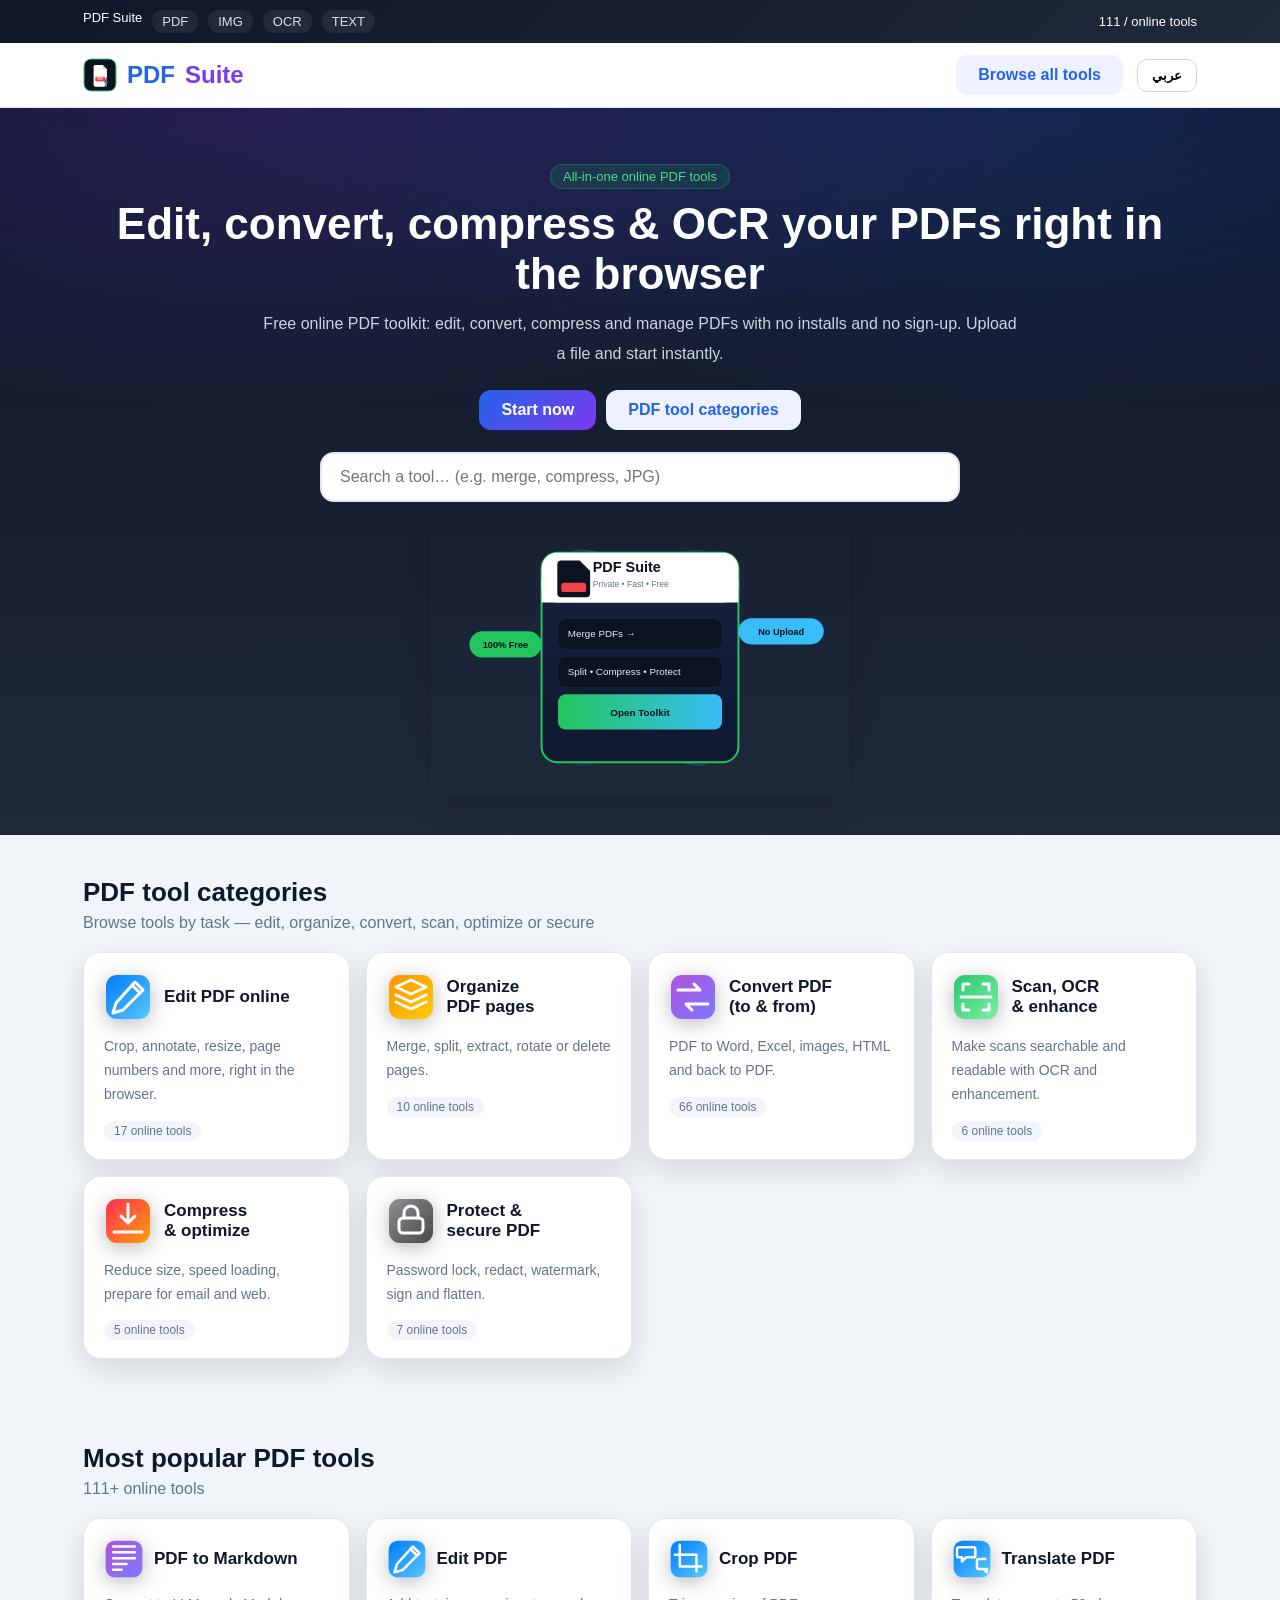
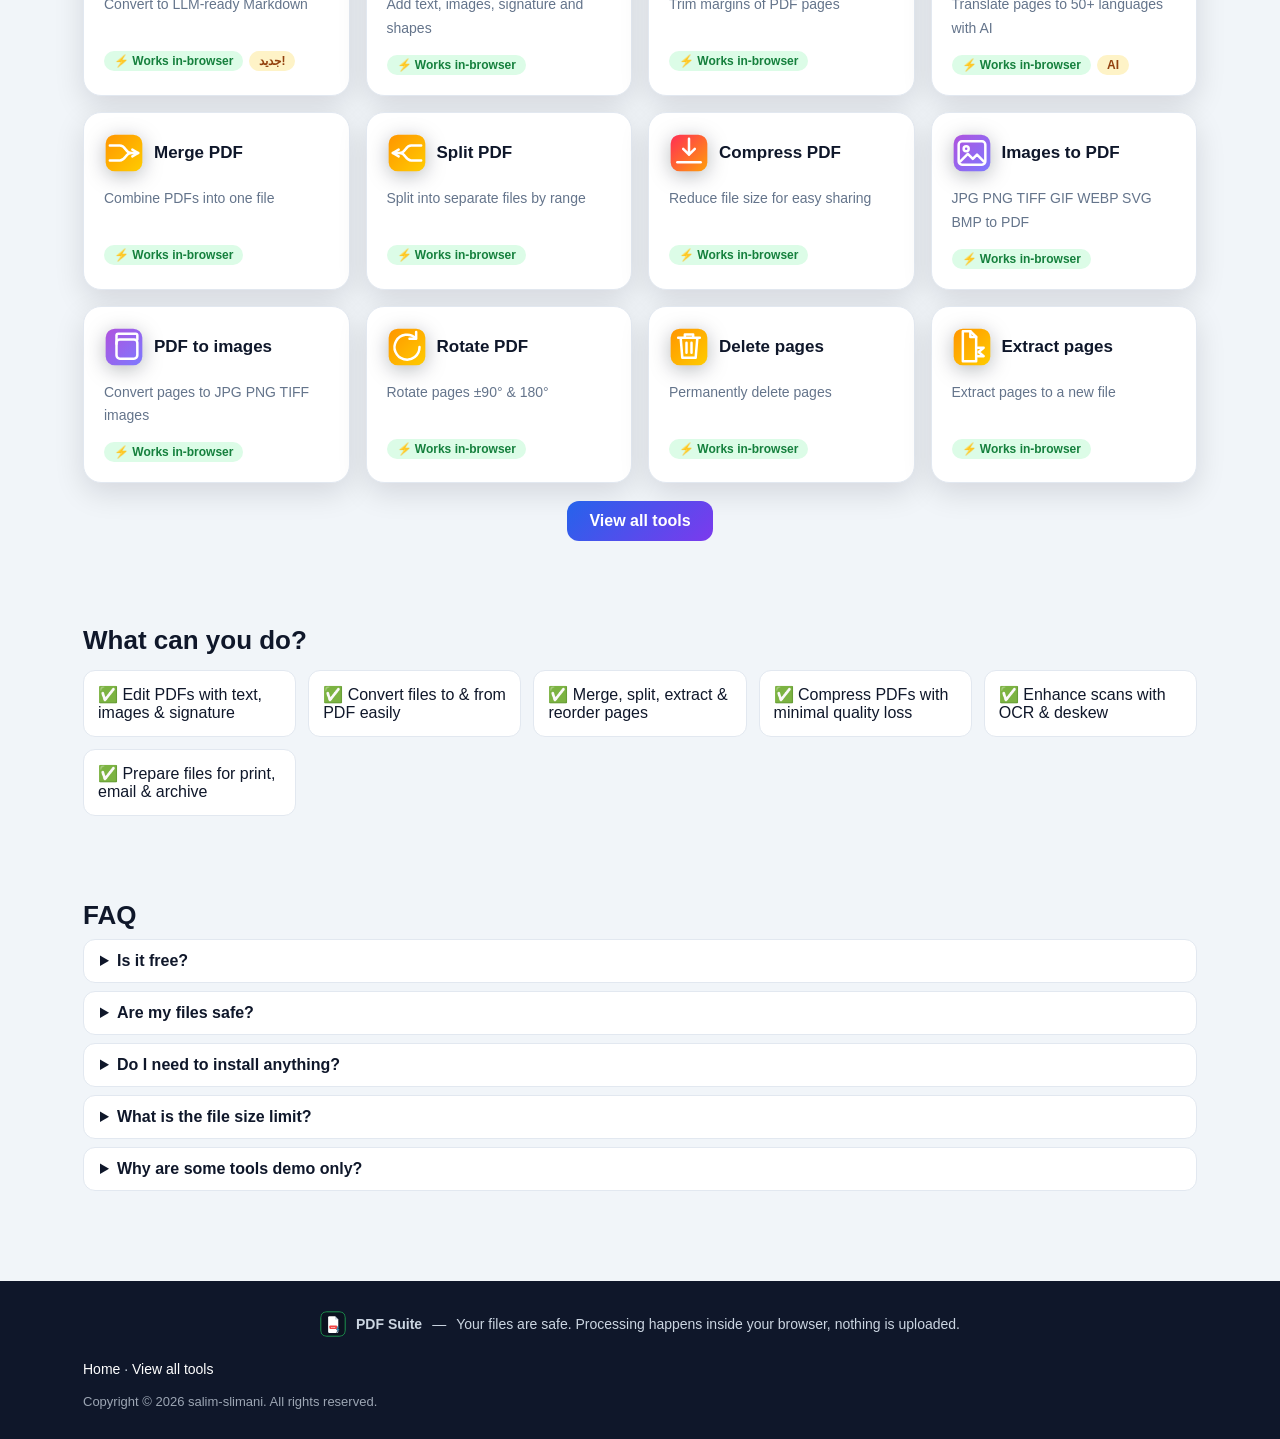
<file: index.html>
<!DOCTYPE html>
<html id="htmlRoot" lang="en">
<head>
<meta charset="utf-8"><meta name="viewport" content="width=device-width,initial-scale=1">
<title>PDF Suite — Free Online PDF Tools | Merge, Split, Compress, Edit</title>
<meta name="description" content="PDF Suite by Salim Slimani — fast, private, all-in-one PDF toolkit. Merge, split, compress, convert and edit PDFs in your browser.">
<link rel="icon" href="assets/logo.svg" type="image/svg+xml">
<link rel="stylesheet" href="css/style.css">
<script src="js/i18n.js"></script>
<script src="js/tools-data.js"></script>
<script src="js/icons.js"></script>
</head>
<body>
<div class="topbar"><div class="wrap">
<div class="sites"><span>PDF Suite</span><a href="index.html">PDF</a><a href="tools.html">IMG</a><a href="tools.html">OCR</a><a href="tools.html">TEXT</a></div>
<div id="toolCountTop"></div>
</div></div>
<header class="nav"><div class="wrap">
<a class="logo" href="index.html"><img src="assets/logo.svg" alt="PDF Suite logo">PDF<span>Suite</span></a>
<div class="navlinks">
<a class="btn ghost" href="tools.html" data-i="ctaTools">تصفح كل الأدوات</a>
<button class="langbtn" onclick="setLang(getLang()==='ar'?'en':'ar')" id="langBtn">EN</button>
</div></div></header>
<section class="hero"><div class="wrap">
<span class="badge" data-i="tagline">منصة متكاملة لأدوات PDF أونلاين</span>
<h1 data-i="heroTitle">عدّل، حوّل، اضغط، وفعّل OCR لملفات PDF مباشرة من المتصفح</h1>
<p data-i="heroSub"></p>
<div style="display:flex;gap:10px;justify-content:center;flex-wrap:wrap">
<a class="btn" href="tools.html" data-i="ctaStart">ابدأ الآن</a>
<a class="btn ghost" href="#cats" data-i="sections">أقسام أدوات PDF</a>
</div>
<input id="q" class="search" style="max-width:640px;margin:22px auto 0;display:block" data-i-ph="searchPh" placeholder="Search a tool…">
<div class="brand-hero"><img src="assets/hero.svg" alt="PDF Suite visual — documents and toolkit"></div>
</div></section>

<div class="wrap">
<section class="section" id="cats"><h2 data-i="sections">أقسام أدوات PDF</h2><p class="sub" data-i="sectionsSub"></p><div class="grid" id="catGrid"></div></section>
<section class="section"><h2 data-i="popular">أشهر أدوات PDF</h2><p class="sub"><span id="tc"></span> <span data-i="toolsCount">أداة أونلاين</span></p><div class="grid" id="popGrid"></div>
<div style="text-align:center;margin-top:18px"><a class="btn" href="tools.html" data-i="allTools">استعراض كل الأدوات</a></div></section>
<section class="section"><h2 data-i="canDo">ماذا يمكنك أن تفعل؟</h2>
<div class="feat" id="feat1"></div></section>
<section class="section faq"><h2 data-i="faq">الأسئلة الشائعة</h2><div id="faqBox"></div></section>
</div>
<footer><div class="wrap"><div class="footer-brand"><img src="assets/logo.svg" alt="PDF Suite logo"><b>PDF Suite</b> — <span data-i="footerNote"></span></div><br><a href="index.html" data-i="home">Home</a> · <a href="tools.html" data-i="allTools">View all tools</a><br><br><span class="copyright" data-i="copyright">Copyright © 2026 salim-slimani. All rights reserved.</span></div></footer>
<script>
const L=getLang();document.getElementById('htmlRoot').lang=L;document.getElementById('htmlRoot').dir=I18N[L].dir;
document.querySelectorAll('[data-i]').forEach(e=>{e.textContent=T(e.dataset.i)});
document.querySelectorAll('[data-i-ph]').forEach(e=>{e.placeholder=T(e.dataset.iPh)});
langBtn.textContent=I18N[L].langBtn;
toolCountTop.textContent=TOOLS.length+" / "+T('toolsCount');tc.textContent=TOOLS.length+"+";
catGrid.innerHTML=CATS.map(c=>`<a class="card" href="tools.html#${c.id}"><div style="display:flex;gap:12px;align-items:center;margin-bottom:6px">${MacIcons.tile(c.id,MacIcons.cat(c.id),48)}<h3 style="margin:0">${L==='ar'?c.ar:c.en}</h3></div><p>${L==='ar'?c.arD:c.enD}</p><span class="pill">${c.count} ${T('toolsCount')}</span></a>`).join('');
const pop=["pdf-to-markdown","edit-pdf","crop-pdf","translate-pdf","merge-pdf","split-pdf","compress-pdf","images-to-pdf","pdf-to-images","rotate-pdf","remove-pages-from-pdf","extract-pages-from-pdf"];
popGrid.innerHTML=pop.map(s=>{const t=TOOLS.find(x=>x.t===s);if(!t)return'';return toolCard(t)}).join('');
function toolCard(t){const name=L==='ar'?t.ar:t.en,d=L==='ar'?t.arD:t.enD;
const pill=t.fn?`<span class="pill ok">⚡ ${T('working')}</span>`:`<span class="pill">${T('demo')}</span>`;
const badge=t.badge?`<span class="pill new">${t.badge}</span>`:'';
return `<a class="card" href="tool.html?tool=${t.t}"><div style="display:flex;gap:10px;align-items:center;margin-bottom:6px">${MacIcons.tile(t.c,MacIcons.glyphFor(t),40)}<h3 style="margin:0;flex:1;min-width:0">${name}</h3></div><p>${d}</p><div style="display:flex;gap:6px;flex-wrap:wrap">${pill}${badge}</div></a>`}
const feats=L==='ar'?["تعديل PDF بإضافة نص وصور وتوقيع","تحويل الملفات من وإلى PDF بسهولة","دمج وتقسيم واستخراج وترتيب الصفحات","ضغط PDF لتصغير الحجم بدون فقد ملحوظ","تحسين الممسوح ضوئيا بـ OCR وتصحيح الميل","تجهيز الملفات للطباعة والإرسال والأرشفة"]:["Edit PDFs with text, images & signature","Convert files to & from PDF easily","Merge, split, extract & reorder pages","Compress PDFs with minimal quality loss","Enhance scans with OCR & deskew","Prepare files for print, email & archive"];
feat1.innerHTML=feats.map(f=>`<div>✅ ${f}</div>`).join('');
const faqs=L==='ar'?[["هل الموقع مجاني؟","نعم، كل الأدوات الشغالة تعمل داخل متصفحك مجانا بدون حساب."],["هل ملفاتي آمنة؟","نعم. المعالجة تتم محليا في المتصفح ولا تُرفع لأي سيرفر."],["هل أحتاج تثبيت برنامج؟","لا. كل شيء يعمل أونلاين داخل المتصفح."],["ما حد حجم الملف؟","PDF حتى 500MB وصور حتى 50MB حسب ذاكرة جهازك."],["لماذا بعض الأدوات عرض فقط؟","أدوات OCR والترجمة بالذكاء الاصطناعي وتحويل Office تحتاج سيرفر خلفي — الواجهة جاهزة ويمكن ربطها لاحقا."]]:[["Is it free?","Yes, all working tools run locally in your browser for free."],["Are my files safe?","Yes. Processing happens locally, nothing is uploaded."],["Do I need to install anything?","No. Everything runs online in the browser."],["What is the file size limit?","PDF up to 500MB and images up to 50MB depending on device memory."],["Why are some tools demo only?","OCR, AI translation and Office conversion need a backend — UI is ready to wire up."]];
faqBox.innerHTML=faqs.map(f=>`<details><summary><b>${f[0]}</b></summary><p>${f[1]}</p></details>`).join('');
q.addEventListener('keydown',e=>{if(e.key==='Enter')location.href='tools.html?q='+encodeURIComponent(q.value)});
</script>
</body></html>
</file>
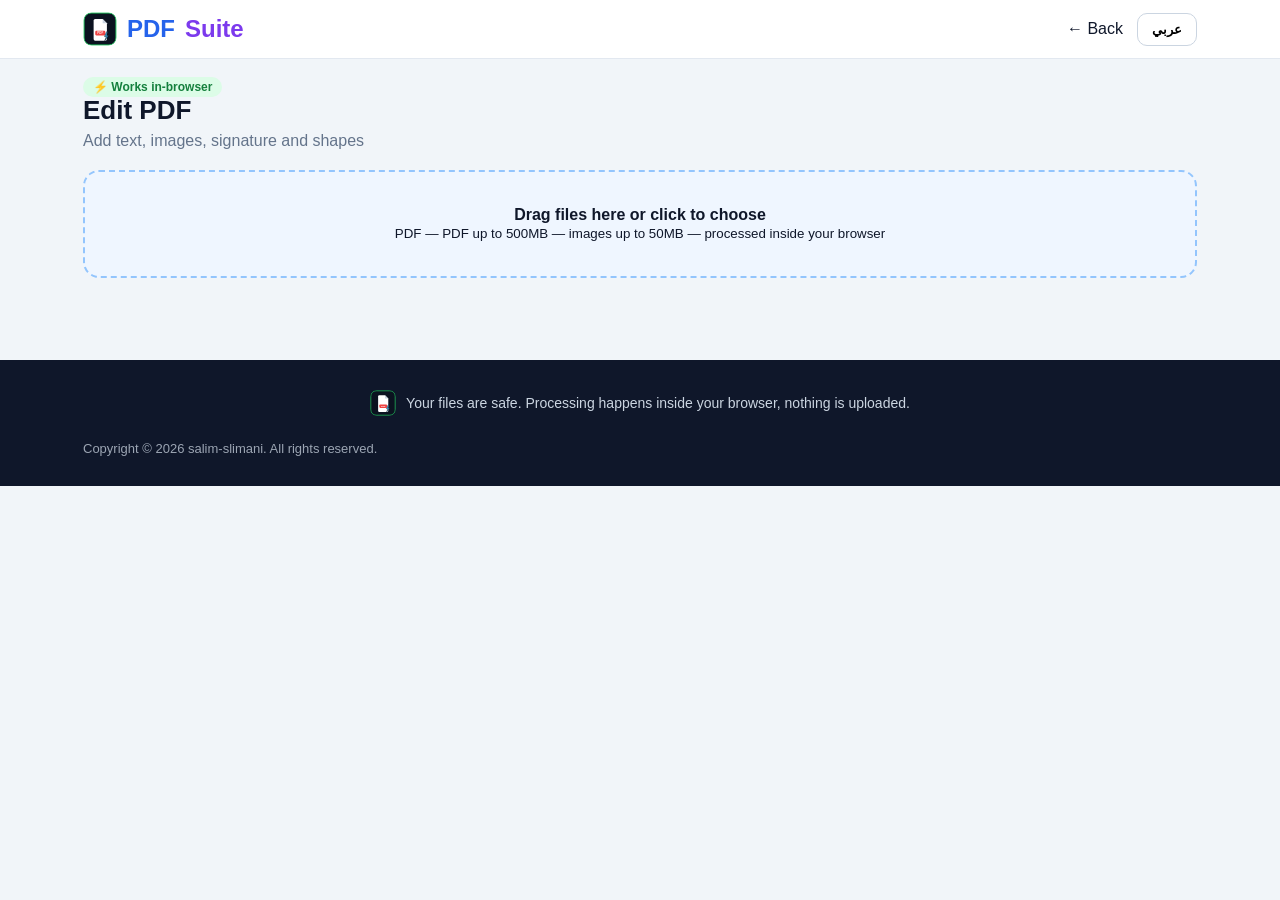
<file: edit-pdf.html>
<!DOCTYPE html>
<html id="htmlRoot" lang="en">
<head><meta charset="utf-8"><meta name="viewport" content="width=device-width,initial-scale=1">
<title>Edit PDF — PDF Suite</title>
<link rel="icon" href="assets/logo.svg" type="image/svg+xml">
<link rel="stylesheet" href="css/style.css">
<script src="js/i18n.js"></script><script src="js/tools-data.js"></script><script src="js/icons.js"></script><script src="js/engine.js"></script>
<style>
#toolbar{position:sticky;top:57px;z-index:15;background:#fff;border:1px solid #e2e8f0;border-radius:14px;padding:10px;display:flex;gap:8px;flex-wrap:wrap;align-items:center;margin:12px 0}
#toolbar button,#toolbar select,#toolbar input{font-size:14px;padding:8px 12px;border-radius:10px;border:1px solid #cbd5e1;background:#f8fafc;cursor:pointer}
#toolbar button.armed{background:#2563eb;color:#fff;border-color:#2563eb}
#toolbar button.primary{background:linear-gradient(135deg,#2563eb,#7c3aed);color:#fff;border:0;font-weight:700}
#pagebar{display:flex;gap:10px;align-items:center;justify-content:center;margin:10px 0;flex-wrap:wrap}
#stageScroll{overflow:auto;background:#334155;border-radius:14px;padding:20px;max-height:70vh}
#stage{position:relative;margin:0 auto;background:#fff;box-shadow:0 10px 30px rgba(0,0,0,.4)}
#stage canvas{width:100%;height:auto;display:block}
#ovl{position:absolute;inset:0;overflow:hidden}
.el{position:absolute;cursor:move;touch-action:none}
.el.sel{outline:2px solid #2563eb;outline-offset:2px}
.txt{padding:2px 6px;white-space:pre-wrap;word-break:break-word;line-height:1.35;min-width:30px;min-height:20px}
.txt[contenteditable="true"]{cursor:text;background:#eff6ff}
.el img{width:100%;height:100%;display:block;pointer-events:none}
.el svg{width:100%;height:100%;display:block;pointer-events:none}
#signModal{position:fixed;inset:0;background:rgba(2,6,23,.6);display:none;place-items:center;z-index:50}
#signBox{background:#fff;border-radius:16px;padding:20px;width:min(560px,92vw)}
#signPad{border:2px dashed #93c5fd;border-radius:12px;width:100%;height:200px;touch-action:none;background:#fff}
.hint{color:var(--muted);font-size:13px}
</style>
</head>
<body>
<header class="nav"><div class="wrap">
<a class="logo" href="index.html"><img src="assets/logo.svg" alt="PDF Suite logo">PDF<span>Suite</span></a>
<div class="navlinks"><a href="tools.html">← <span data-i="back">رجوع</span></a>
<button class="langbtn" onclick="setLang(getLang()==='ar'?'en':'ar')" id="langBtn">EN</button></div>
</div></header>
<div class="wrap"><section class="section" style="padding-top:18px">
<div id="head"></div>
<div class="drop" id="drop"><b data-i="dropTitle">اسحب الملفات هنا أو اضغط للاختيار</b><br><small>PDF — <span data-i="dropSub"></span></small>
<input type="file" id="file" accept=".pdf" hidden></div>
<div id="editor" style="display:none">
<div id="toolbar">
<button id="bText">✏️ <span data-t="addtext">نص</span></button>
<button id="bImg">🖼️ <span data-t="addimg">صورة</span></button>
<button id="bRect">▭ <span data-t="rect">مستطيل</span></button>
<button id="bEll">⬭ <span data-t="ell">دائرة</span></button>
<button id="bLine">📏 <span data-t="line">خط</span></button>
<button id="bSign">✍️ <span data-t="sign">توقيع</span></button>
<button id="bOcr">🔍 OCR</button>
<select id="oOcrLang" title="OCR language"><option value="eng+ara">عربي + EN</option><option value="eng">EN</option><option value="ara">عربي</option><option value="fra">FR</option><option value="spa">ES</option><option value="deu">DE</option><option value="ita">IT</option><option value="por">PT</option><option value="rus">RU</option><option value="nld">NL</option></select>
<label><span data-t="color">اللون</span> <input type="color" id="oColor" value="#1d4ed8"></label>
<label><span data-t="size">الحجم</span> <input type="number" id="oSize" value="18" min="8" max="120" style="width:64px"></label>
<button id="bBig">A+</button><button id="bSmall">A−</button>
<button id="bDel">🗑️ <span data-t="del">حذف</span></button>
<button id="bClear">🧹 <span data-t="clear">مسح الصفحة</span></button>
</div>
<div id="pagebar">
<button id="bPrev">◀</button><b id="pInfo">1 / 1</b><button id="bNext">▶</button>
<button id="bZout">−</button><span data-t="zoom">تكبير</span><button id="bZin">+</button>
<span class="hint" data-t="hint">اضغط الأداة ثم اضغط على الصفحة — اسحب العناصر لتحريكها — نقرة مزدوجة لتحرير النص</span>
</div>
<div id="stageScroll"><div id="stage"><canvas id="pdf"></canvas><div id="ovl"></div></div></div>
<div style="display:flex;gap:10px;margin:14px 0;flex-wrap:wrap">
<button class="btn" id="bSave">⬇️ <span data-t="save">تحميل PDF المعدّل</span></button>
<button class="btn ghost" id="bNew" data-t="new">ملف جديد</button>
</div>
<div class="result" id="res"></div>
</div>
</section></div>
<input type="file" id="imgFile" accept="image/*" hidden>
<div id="signModal"><div id="signBox">
<h3 data-t="sign">توقيع</h3>
<canvas id="signPad"></canvas>
<div style="display:flex;gap:8px;margin-top:10px">
<button class="btn" id="signOk">✅ <span data-t="use">استخدام</span></button>
<button class="btn ghost" id="signClr" data-t="clr">مسح</button>
<button class="btn ghost" id="signX" data-t="cancel">إلغاء</button>
</div></div></div>
<footer><div class="wrap"><div class="footer-brand"><img src="assets/logo.svg" alt="PDF Suite logo"><span data-i="footerNote"></span></div><br><span class="copyright" data-i="copyright">Copyright © 2026 salim-slimani. All rights reserved.</span></div></footer>
<script>
const L=getLang();document.getElementById('htmlRoot').lang=L;document.getElementById('htmlRoot').dir=I18N[L].dir;
document.querySelectorAll('[data-i]').forEach(e=>e.textContent=T(e.dataset.i));
langBtn.textContent=I18N[L].langBtn;
const STR=L==='ar'?{addtext:'نص',addimg:'صورة',rect:'مستطيل',ell:'دائرة',line:'خط',sign:'توقيع',color:'اللون',size:'الحجم',del:'حذف',clear:'مسح الصفحة',zoom:'تكبير',hint:'اضغط الأداة ثم اضغط على الصفحة — اسحب العناصر لتحريكها — نقرة مزدوجة لتحرير النص',save:'تحميل PDF المعدّل',new:'ملف جديد',use:'استخدام',clr:'مسح',cancel:'إلغاء',newtext:'نص جديد',pick:'اختر ملف PDF أولا'}:{addtext:'Text',addimg:'Image',rect:'Rect',ell:'Ellipse',line:'Line',sign:'Sign',color:'Color',size:'Size',del:'Delete',clear:'Clear page',zoom:'Zoom',hint:'Pick a tool then click the page — drag items to move — double-click to edit text',save:'Download edited PDF',new:'New file',use:'Use',clr:'Clear',cancel:'Cancel',newtext:'New text',pick:'Choose a PDF first'};
document.querySelectorAll('[data-t]').forEach(e=>e.textContent=STR[e.dataset.t]);
const slug=new URLSearchParams(location.search).get('tool')||'edit-pdf';
const tool=(window.TOOLS||[]).find(t=>t.t===slug)||{ar:'تعديل ملف PDF',en:'Edit PDF',arD:'إضافة نص وصور وتوقيع وأشكال',enD:'Add text, images, signature and shapes'};
document.title=(L==='ar'?tool.ar:tool.en)+' — PDF Suite';
head.innerHTML=`<span class="pill ok">⚡ ${T('working')}</span><h2>${L==='ar'?tool.ar:tool.en}</h2><p class="sub">${L==='ar'?tool.arD:tool.enD}</p>`;
/* ---------- state ---------- */
let srcBytes=null,fileName='edited.pdf',pdfJs=null,pageSizes=[],pageCount=0,cur=1,zoom=1;
let els={},sel=null,armed=null,uid=1;
let defColor='#1d4ed8',defSize=18,defStroke=3;
const stage=document.getElementById('stage'),ovl=document.getElementById('ovl'),canvas=document.getElementById('pdf');
/* ---------- open ---------- */
const drop=document.getElementById('drop'),fi=document.getElementById('file');
drop.onclick=()=>fi.click();
drop.addEventListener('dragover',e=>{e.preventDefault();drop.classList.add('over')});
drop.addEventListener('dragleave',()=>drop.classList.remove('over'));
drop.addEventListener('drop',e=>{e.preventDefault();drop.classList.remove('over');if(e.dataTransfer.files[0])openFile(e.dataTransfer.files[0])});
fi.onchange=()=>{if(fi.files[0])openFile(fi.files[0])};
async function openFile(f){
 fileName=f.name.replace(/\.pdf$/i,'')+'-edited.pdf';
 srcBytes=new Uint8Array(await f.arrayBuffer());
 await ensurePdfJs();await ensurePdfLib();
 pdfJs=await window.pdfjsLib.getDocument({data:srcBytes.slice()}).promise;
 const lib=await window.PDFLib.PDFDocument.load(srcBytes);
 pageCount=pdfJs.numPages;pageSizes=[];
 for(let i=0;i<pageCount;i++){const s=lib.getPage(i).getSize();pageSizes.push(s)}
 els={};sel=null;cur=1;zoom=1;
 drop.style.display='none';document.getElementById('editor').style.display='block';
 render();
}
/* ---------- render page ---------- */
async function render(){
 const page=await pdfJs.getPage(cur);
 const vp=page.getViewport({scale:2});
 canvas.width=vp.width;canvas.height=vp.height;
 await page.render({canvasContext:canvas.getContext('2d'),viewport:vp}).promise;
 const base=Math.min(document.getElementById('stageScroll').clientWidth-40,900);
 stage.style.width=(base*zoom)+'px';
 document.getElementById('pInfo').textContent=cur+' / '+pageCount;
 ovl.innerHTML='';
 (els[cur]||[]).forEach(el=>ovl.appendChild(elNode(el)));
}
function elNode(el){
 let n;
 const W=stage.clientWidth;
 if(el.type==='text'){
  n=document.createElement('div');n.className='el txt'+(sel===el.id?' sel':'');
  n.style.left=(el.x*100)+'%';n.style.top=(el.y*100)+'%';n.style.width=(el.w*100)+'%';
  n.style.color=el.color;n.style.fontSize=(el.fontPt*(W/pageSizes[cur-1].width))+'px';
  if(el.bg)n.style.background=el.bg;
  if(el.bold)n.style.fontWeight='bold';
  n.textContent=el.text;
  n.ondblclick=e=>{e.stopPropagation();n.contentEditable='true';n.focus();document.execCommand&&document.execCommand('selectAll',false,null)};
  n.onblur=()=>{n.contentEditable='false';el.text=n.textContent};
 }else if(el.type==='image'){
  n=document.createElement('div');n.className='el'+(sel===el.id?' sel':'');
  n.style.left=(el.x*100)+'%';n.style.top=(el.y*100)+'%';n.style.width=(el.w*100)+'%';n.style.height=(el.h*100)+'%';
  const im=document.createElement('img');im.src=el.img;im.draggable=false;n.appendChild(im);
 }else{
  n=document.createElement('div');n.className='el'+(sel===el.id?' sel':'');
  n.style.left=(el.x*100)+'%';n.style.top=(el.y*100)+'%';n.style.width=(el.w*100)+'%';n.style.height=(el.h*100)+'%';
  const NS='http://www.w3.org/2000/svg',svg=document.createElementNS(NS,'svg');
  svg.setAttribute('preserveAspectRatio','none');svg.setAttribute('viewBox','0 0 100 100');
  let sh;
  if(el.type==='rect'){sh=document.createElementNS(NS,'rect');sh.setAttribute('x',3);sh.setAttribute('y',3);sh.setAttribute('width',94);sh.setAttribute('height',94);sh.setAttribute('fill','none')}
  else if(el.type==='ellipse'){sh=document.createElementNS(NS,'ellipse');sh.setAttribute('cx',50);sh.setAttribute('cy',50);sh.setAttribute('rx',47);sh.setAttribute('cy',50);sh.setAttribute('ry',47);sh.setAttribute('fill','none')}
  else{sh=document.createElementNS(NS,'line');sh.setAttribute('x1',2);sh.setAttribute('y1',98);sh.setAttribute('x2',98);sh.setAttribute('y2',2)}
  sh.setAttribute('stroke',el.color);sh.setAttribute('stroke-width',el.stroke*2);
  svg.appendChild(sh);n.appendChild(svg);
 }
 n.dataset.id=el.id;
 n.onpointerdown=e=>startDrag(e,el,n);
 n.onclick=e=>{e.stopPropagation();sel=el.id;syncSel()};
 return n;
}
function syncSel(){ovl.querySelectorAll('.el').forEach(x=>x.classList.toggle('sel',+x.dataset.id===sel))}
/* ---------- drag & place ---------- */
function frac(e){const r=stage.getBoundingClientRect();return{x:(e.clientX-r.left)/r.width,y:(e.clientY-r.top)/r.height}}
function startDrag(e,el,node){
 if(armed||e.target.contentEditable==='true')return;
 e.preventDefault();sel=el.id;syncSel();
 node.setPointerCapture(e.pointerId);
 const r0=frac(e),ox=el.x,oy=el.y;
 const mv=ev=>{const r=frac(ev);el.x=Math.min(.95,Math.max(0,ox+r.x-r0.x));el.y=Math.min(.95,Math.max(0,oy+r.y-r0.y));
  node.style.left=(el.x*100)+'%';node.style.top=(el.y*100)+'%'};
 const up=()=>{node.removeEventListener('pointermove',mv);node.removeEventListener('pointerup',up)};
 node.addEventListener('pointermove',mv);node.addEventListener('pointerup',up);
}
stage.addEventListener('click',e=>{
 if(!armed)return;
 const p=frac(e);
 if(armed==='text')addEl({id:uid++,type:'text',x:Math.max(0,p.x-.2),y:Math.max(0,p.y-.03),w:.4,text:STR.newtext,color:defColor,fontPt:defSize,bold:false});
 else if(armed==='rect'||armed==='ellipse'||armed==='line')addEl({id:uid++,type:armed,x:Math.max(0,p.x-.1),y:Math.max(0,p.y-.05),w:.2,h:.1,color:defColor,stroke:defStroke});
 disarm();render();
});
function addEl(el){(els[cur]=els[cur]||[]).push(el);sel=el.id}
/* ---------- toolbar ---------- */
function arm(t,btn){armed=(armed===t?null:t);
 document.querySelectorAll('#toolbar button').forEach(b=>b.classList.remove('armed'));
 if(armed)btn.classList.add('armed')}
function disarm(){armed=null;document.querySelectorAll('#toolbar button').forEach(b=>b.classList.remove('armed'))}
bText.onclick=e=>arm('text',e.currentTarget);
bRect.onclick=e=>arm('rect',e.currentTarget);
bEll.onclick=e=>arm('ellipse',e.currentTarget);
bLine.onclick=e=>arm('line',e.currentTarget);
bImg.onclick=()=>document.getElementById('imgFile').click();
document.getElementById('imgFile').onchange=e=>{
 const f=e.target.files[0];if(!f)return;
 const rd=new FileReader();rd.onload=()=>{const im=new Image();im.onload=()=>{
  const a=im.naturalHeight/Math.max(1,im.naturalWidth),w=.3;
  addEl({id:uid++,type:'image',x:.35,y:.4,w,h:w*(pageSizes[cur-1].width/pageSizes[cur-1].height)*a,img:rd.result});render()};im.src=rd.result};
 rd.readAsDataURL(f);e.target.value='';
};
oColor.oninput=()=>{defColor=oColor.value;const el=findSel();if(el&&(el.type==='text'||el.type==='rect'||el.type==='ellipse'||el.type==='line')){el.color=defColor;render()}};
oSize.oninput=()=>{defSize=+oSize.value||18;const el=findSel();if(el&&el.type==='text'){el.fontPt=defSize;render()}};
function findSel(){return (els[cur]||[]).find(x=>x.id===sel)}
bBig.onclick=()=>growSel(1.15);bSmall.onclick=()=>growSel(1/1.15);
function growSel(k){const el=findSel();if(!el)return;if(el.type==='text')el.fontPt=Math.min(120,Math.max(6,el.fontPt*k));else{el.w=Math.min(1,el.w*k);if(el.h)el.h=Math.min(1,el.h*k)}render()}
bDel.onclick=()=>{els[cur]=(els[cur]||[]).filter(x=>x.id!==sel);sel=null;render()};
bClear.onclick=()=>{els[cur]=[];sel=null;render()};
bPrev.onclick=()=>{if(cur>1){cur--;sel=null;render()}};
bNext.onclick=()=>{if(cur<pageCount){cur++;sel=null;render()}};
bZin.onclick=()=>{zoom=Math.min(3,zoom+.25);render()};
bZout.onclick=()=>{zoom=Math.max(.5,zoom-.25);render()};
bNew.onclick=()=>{document.getElementById('editor').style.display='none';drop.style.display='block';srcBytes=null};
/* ---------- signature ---------- */
const modal=document.getElementById('signModal'),pad=document.getElementById('signPad'),pctx=pad.getContext('2d');
bSign.onclick=()=>{modal.style.display='grid';sizePad()};
function sizePad(){pad.width=pad.clientWidth*2||1000;pad.height=400;pctx.lineWidth=5;pctx.lineCap='round';pctx.strokeStyle='#111'}
let drawing=false,lx=0,ly=0;
function pos(e){const r=pad.getBoundingClientRect();return[(e.clientX-r.left)/r.width*pad.width,(e.clientY-r.top)/r.height*pad.height]}
pad.onpointerdown=e=>{drawing=true;[lx,ly]=pos(e);pad.setPointerCapture(e.pointerId)};
pad.onpointermove=e=>{if(!drawing)return;const[a,b]=pos(e);pctx.beginPath();pctx.moveTo(lx,ly);pctx.lineTo(a,b);pctx.stroke();lx=a;ly=b};
pad.onpointerup=()=>drawing=false;
signClr.onclick=sizePad;signX.onclick=()=>modal.style.display='none';
signOk.onclick=()=>{
 const url=pad.toDataURL('image/png');modal.style.display='none';sizePad();
 addEl({id:uid++,type:'image',x:.3,y:.42,w:.4,h:.4*(pageSizes[cur-1].width/pageSizes[cur-1].height)*.4,img:url});render();
};
/* ---------- OCR: scanned lines -> editable text ---------- */
bOcr.onclick=async()=>{
 if(!srcBytes)return alert(STR.pick);
 const btn=bOcr;btn.disabled=true;
 const lang=document.getElementById('oOcrLang').value||'eng+ara';
 const step=s=>{res.innerHTML='⏳ '+esc(s)};
 try{
  step(L==='ar'?'1/3 تحميل مكتبة OCR…':'1/3 Loading OCR engine…');
  const T=await ensureLib('Tesseract','https://cdn.jsdelivr.net/npm/tesseract.js@5/dist/tesseract.min.js');
  if(!T||!T.recognize)throw new Error('OCR engine failed to load — check internet connection');
  step(L==='ar'?'2/3 عرض الصفحة بدقة عالية…':'2/3 Rendering page…');
  const page=await pdfJs.getPage(cur);
  const sc=3,vp=page.getViewport({scale:sc});
  const c=document.createElement('canvas');c.width=vp.width;c.height=vp.height;
  const cx=c.getContext('2d');cx.fillStyle='#fff';cx.fillRect(0,0,c.width,c.height);
  await page.render({canvasContext:cx,viewport:vp}).promise;
  step(L==='ar'?'3/3 التعرف على النص (أول مرة قد تستغرق دقيقة لتحميل بيانات اللغة)…':'3/3 Recognizing (first run downloads language data)…');
  const r=await T.recognize(c,lang,{logger:m=>{
   if(m&&(m.status==='recognizing text')&&typeof m.progress==='number')step((L==='ar'?'التعرف ':'Recognizing ')+Math.round(m.progress*100)+'%');
  }});
  const data=(r&&r.data)||{};
  const lines=data.lines||[];
  const ptW=pageSizes[cur-1].width,k=c.width/ptW;
  let added=0;
  const put=(t,x0,y0,x1,y1)=>{
   t=String(t||'').trim();if(!t)return;
   const hPt=(y1-y0)/k;if(!(hPt>3))return;
   addEl({id:uid++,type:'text',x:Math.max(0,x0/c.width),y:Math.max(0,y0/c.height),w:Math.min(1,Math.max(.05,(x1-x0)/c.width)),
    text:t,color:'#111111',fontPt:Math.min(72,Math.max(6,hPt*0.72)),bold:false,bg:'#ffffff'});
   added++;
  };
  lines.forEach(Ln=>{if(Ln&&Ln.bbox)put(Ln.text,Ln.bbox.x0,Ln.bbox.y0,Ln.bbox.x1,Ln.bbox.y1)});
  if(!added&&(data.text||'').trim())put(data.text,10,10,c.width-10,10+Math.round(24*k));
  if(!added){res.innerHTML=L==='ar'?'⚠️ لم يتم العثور على نص — جرّب لغة أخرى أو صفحة أوضح':'⚠️ No text found — try another language or a clearer page';return}
  res.innerHTML='✅ '+added+(L==='ar'?' سطرا قابلا للتحرير — نقرة مزدوجة على أي سطر لتعديله ثم حمّل PDF':' editable lines — double-click any line to edit, then download');
  render();
 }catch(e){console.error(e);res.innerHTML='❌ '+esc(e&&e.message||e)+(L==='ar'?'<br><small>تأكد من الاتصال بالإنترنت (المكتبة وبيانات اللغة تُحمَّل من CDN) ثم أعد المحاولة</small>':'<br><small>Check internet (engine + language data load from CDN) and retry</small>')}
 finally{btn.disabled=false}
};
/* ---------- export ---------- */
function hexRgb(h){h=h.replace('#','');return{w:(parseInt(h.slice(0,2),16)/255),g:(parseInt(h.slice(2,4),16)/255),b:(parseInt(h.slice(4,6),16)/255)}}
bSave.onclick=async()=>{
 if(!srcBytes)return alert(STR.pick);
 res.innerHTML='⏳ …';
 try{
  const {PDFDocument,rgb}=window.PDFLib;
  const doc=await PDFDocument.load(srcBytes);
  const n=doc.getPageCount();
  for(let i=0;i<n;i++){
   const pg=doc.getPage(i),{width:W,height:H}=pg.getSize();
   for(const el of (els[i+1]||[])){
    if(el.type==='text'){
     const scale=3,bw=Math.max(10,el.w*W*scale),fs=el.fontPt*scale,lh=fs*1.3;
     const mc=document.createElement('canvas').getContext('2d');
     mc.font=(el.bold?'bold ':'')+Math.round(fs)+'px "Segoe UI",Tahoma,Arial';
     const words=String(el.text||'').split(/\s+/),lines=[];let line='';
     words.forEach(w=>{const t=line?line+' '+w:w;if(mc.measureText(t).width>bw&&line){lines.push(line);line=w}else line=t});
     if(line)lines.push(line);
     const cv=document.createElement('canvas');cv.width=Math.ceil(bw);cv.height=Math.ceil(lines.length*lh+8);
     const c2=cv.getContext('2d');c2.font=mc.font;c2.textBaseline='top';
     if(el.bg){c2.fillStyle=el.bg;c2.fillRect(0,0,cv.width,cv.height)}
     c2.fillStyle=el.color;
     lines.forEach((t,j)=>c2.fillText(t,2,4+j*lh));
     const png=await doc.embedPng(cv.toDataURL('image/png'));
     const bh=cv.height/scale;
     pg.drawImage(png,{x:el.x*W,y:H-el.y*H-bh,width:el.w*W,height:bh});
    }else if(el.type==='image'){
     const u=el.img;
     const img=u.startsWith('data:image/jpeg')||u.startsWith('data:image/jpg')?await doc.embedJpg(u):await doc.embedPng(u);
     pg.drawImage(img,{x:el.x*W,y:H-el.y*H-el.h*H,width:el.w*W,height:el.h*H});
    }else{
     const c=hexRgb(el.color),X=el.x*W,Y=H-el.y*H-el.h*H,Wd=el.w*W,Ht=el.h*H;
     if(el.type==='rect')pg.drawRectangle({x:X,y:Y,width:Wd,height:Ht,borderColor:rgb(c.w,c.g,c.b),borderWidth:el.stroke});
     else if(el.type==='ellipse')pg.drawEllipse({x:X+Wd/2,y:Y+Ht/2,xScale:Wd/2,yScale:Ht/2,borderColor:rgb(c.w,c.g,c.b),borderWidth:el.stroke});
     else pg.drawLine({start:{x:X,y:H-el.y*H},end:{x:X+Wd,y:Y},thickness:el.stroke,color:rgb(c.w,c.g,c.b)});
    }
   }
  }
  const out=await doc.save({useObjectStreams:true});
  const blob=new Blob([out],{type:'application/pdf'});
  const a=document.createElement('a');a.href=URL.createObjectURL(blob);a.download=fileName;document.body.appendChild(a);a.click();a.remove();
  res.innerHTML=`✅ <a class="btn" href="${a.href}" download="${fileName}">${T('download')}</a>`;
 }catch(e){console.error(e);res.innerHTML='❌ '+(e.message||e)}
};
function esc(s){return String(s).replace(/&/g,'&amp;').replace(/</g,'&lt;')}
</script>
</body></html>
</file>
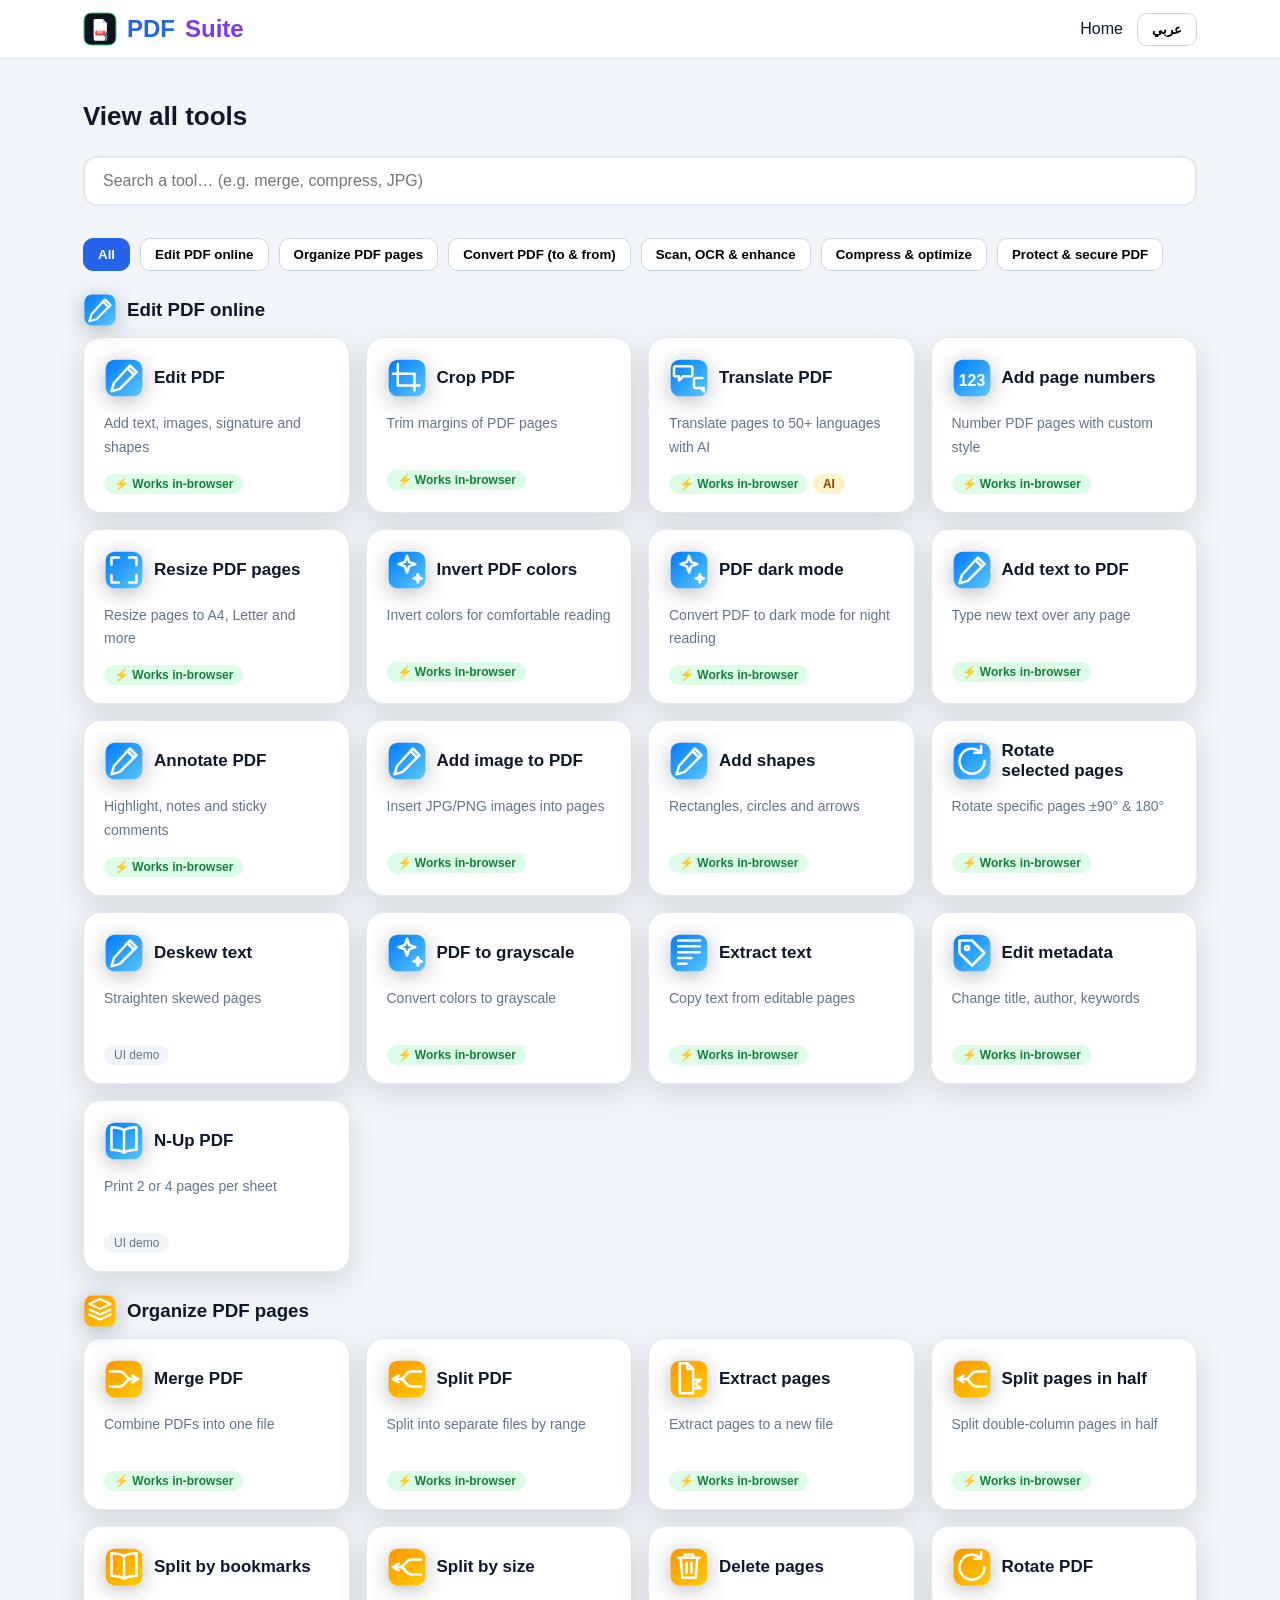
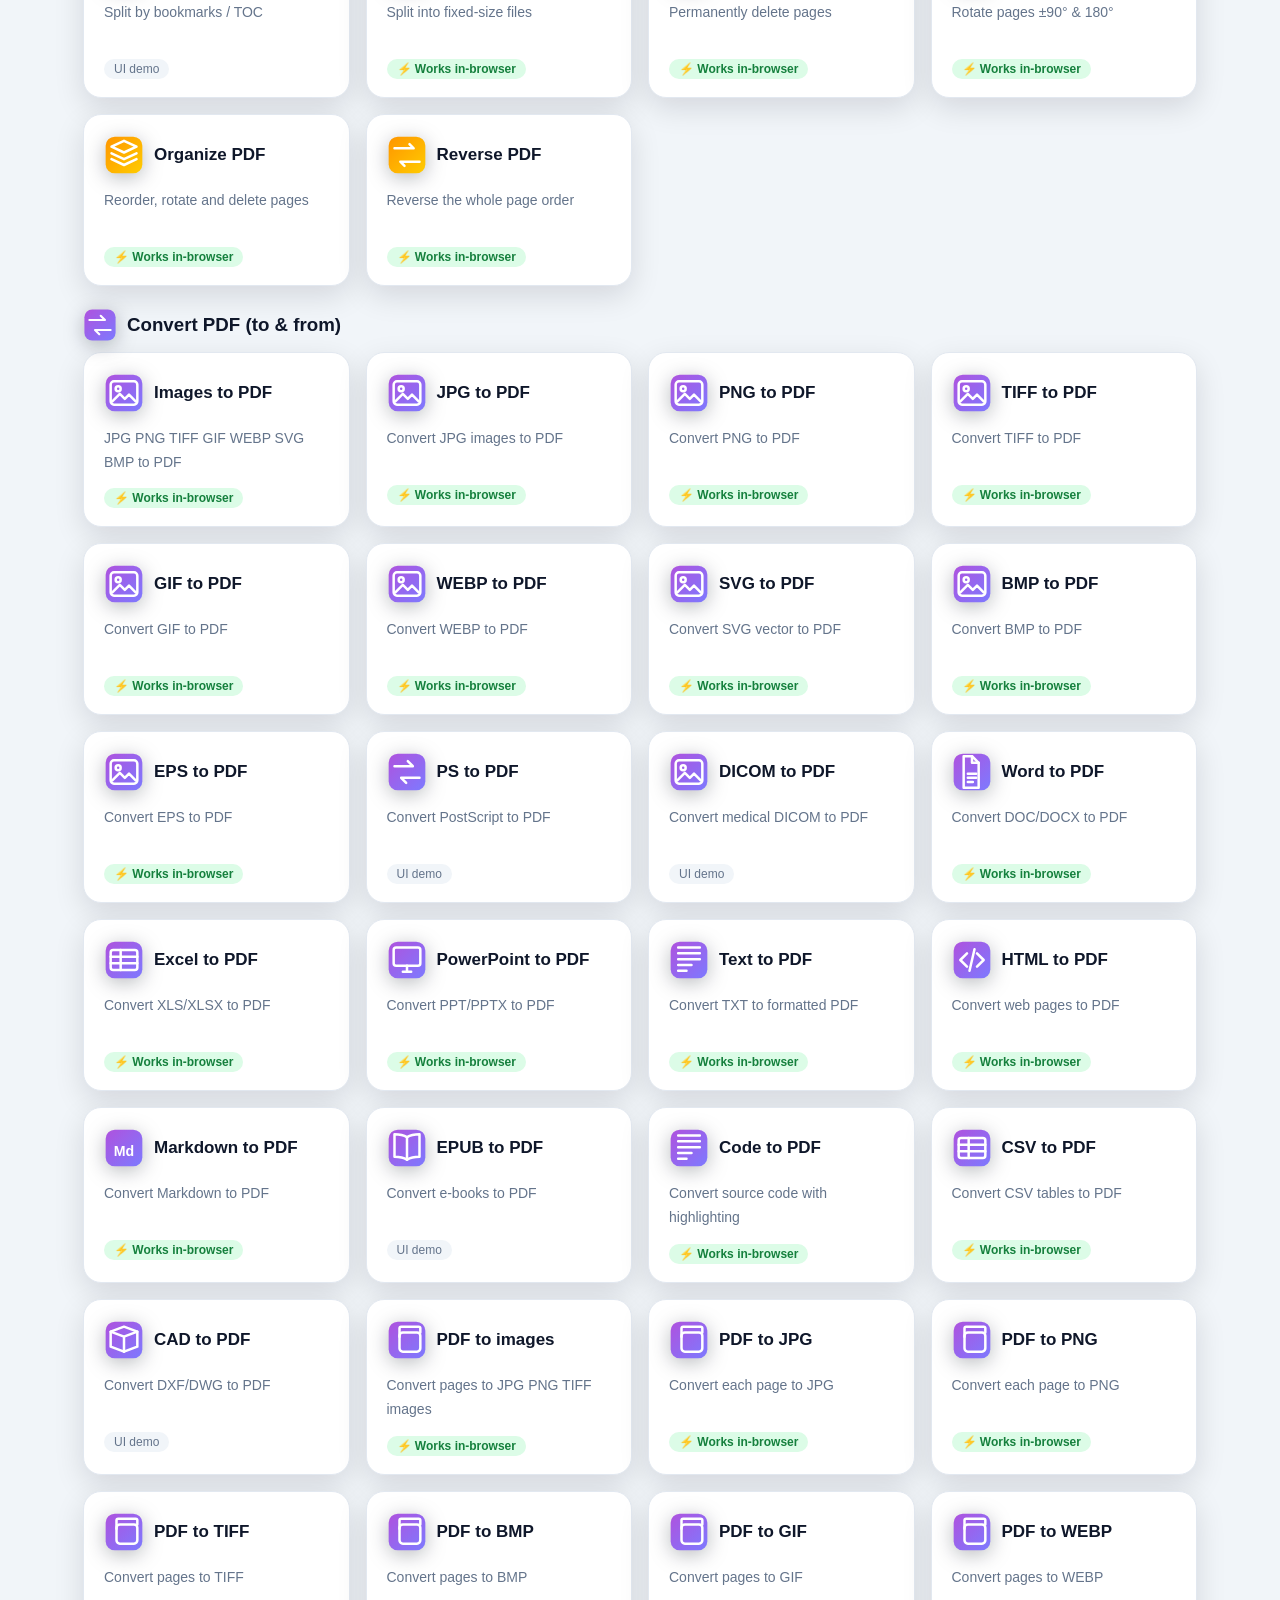
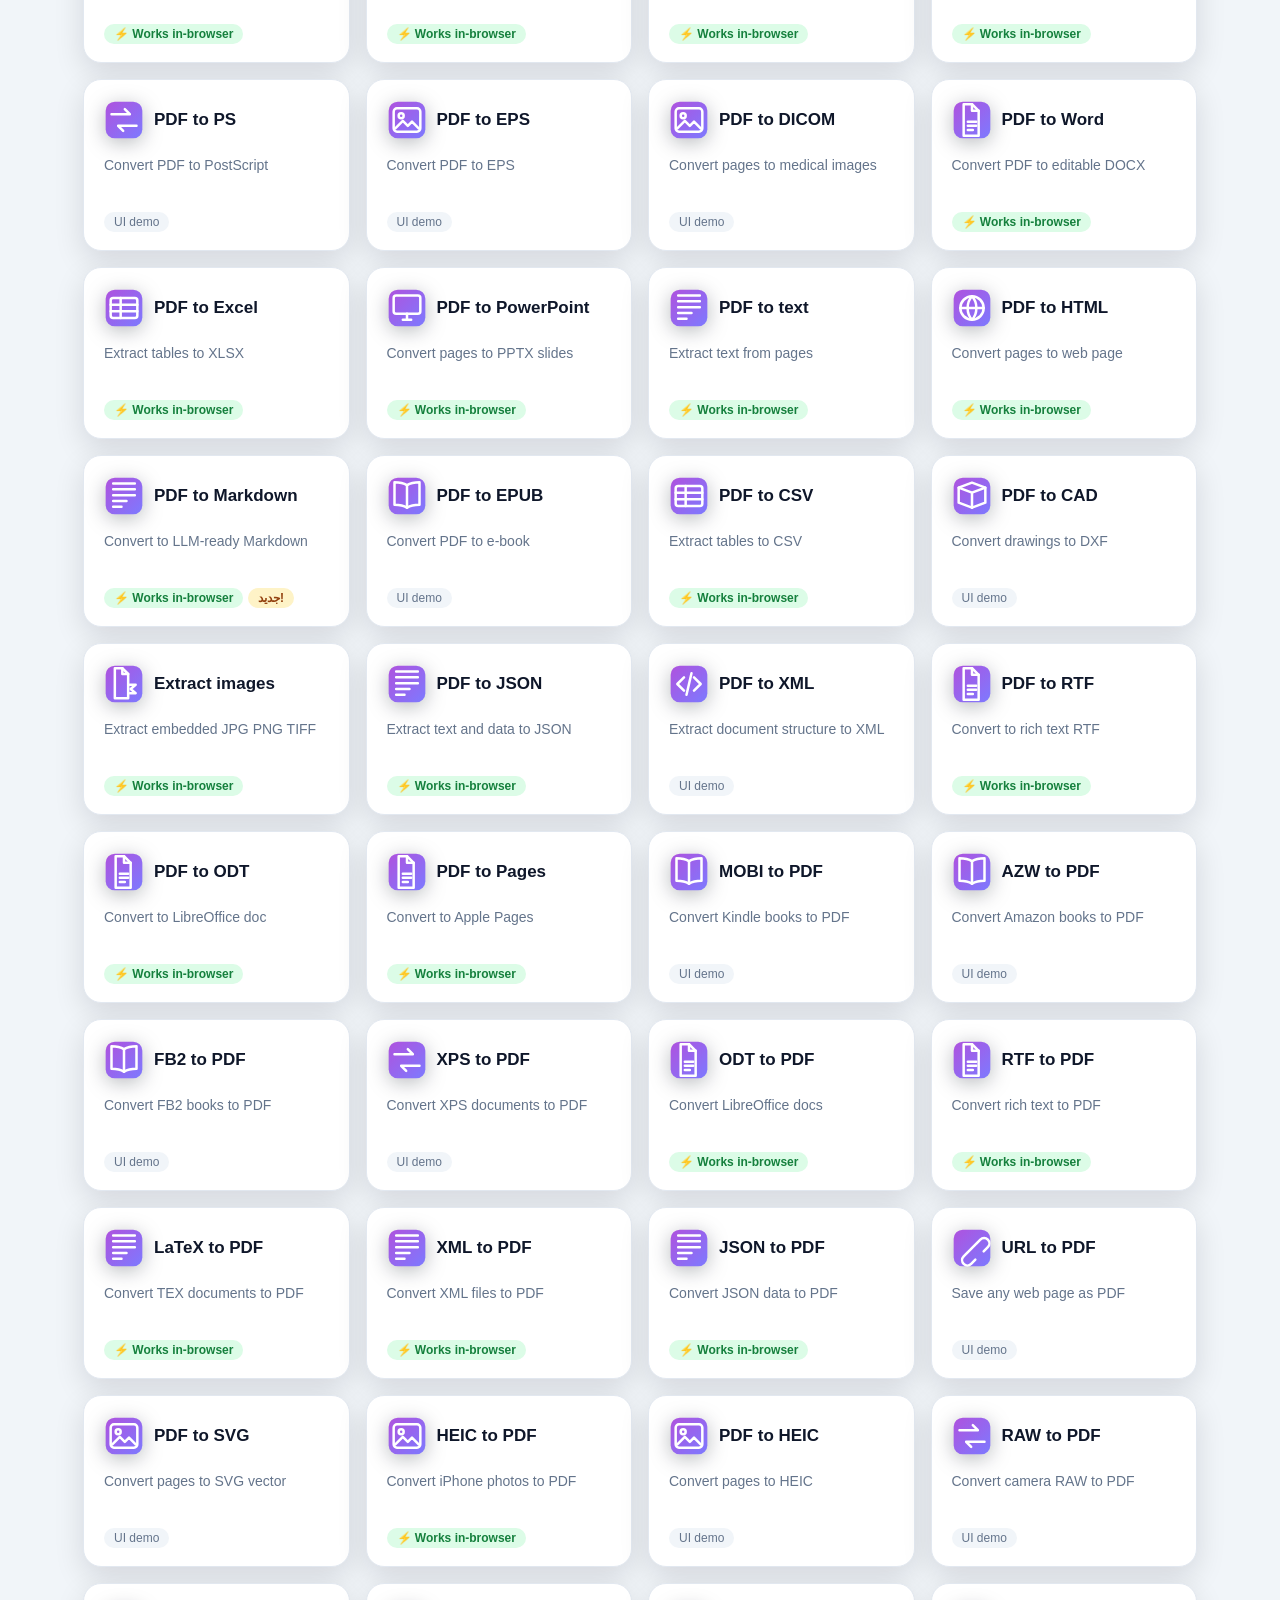
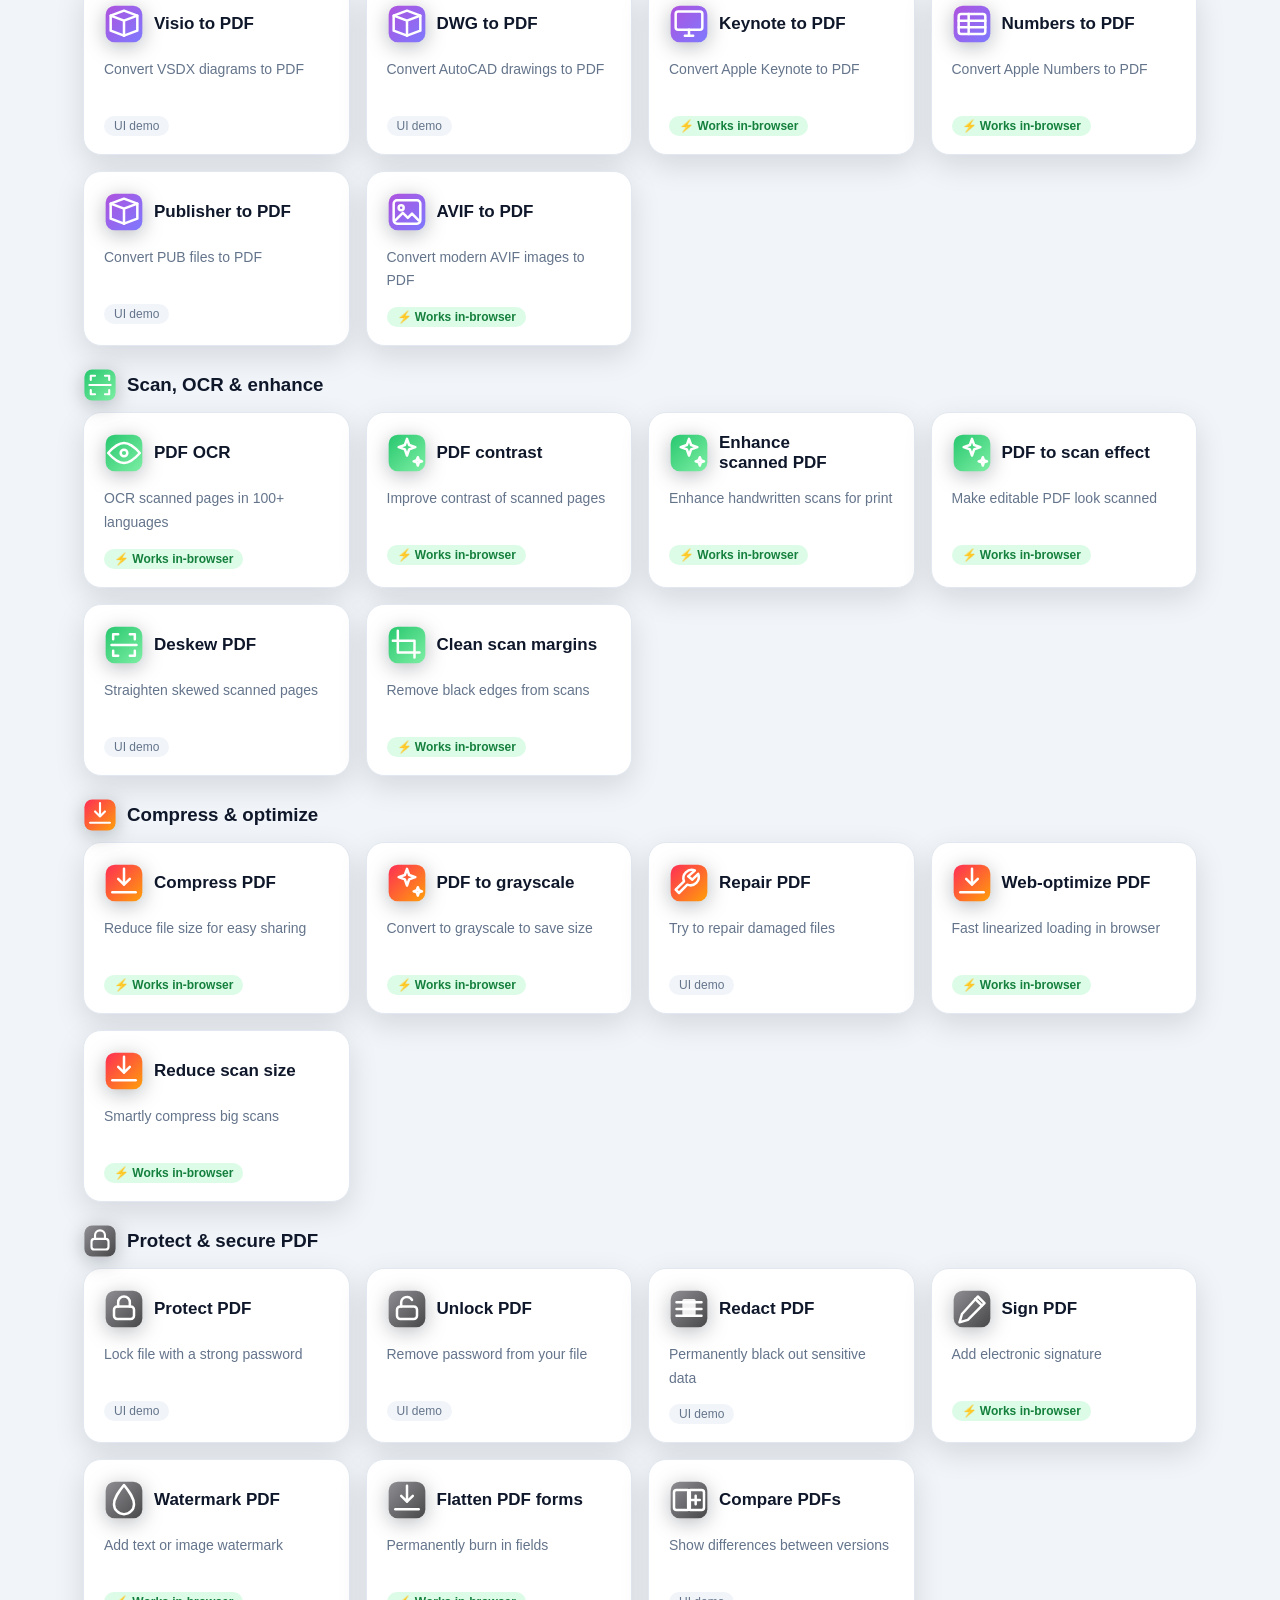
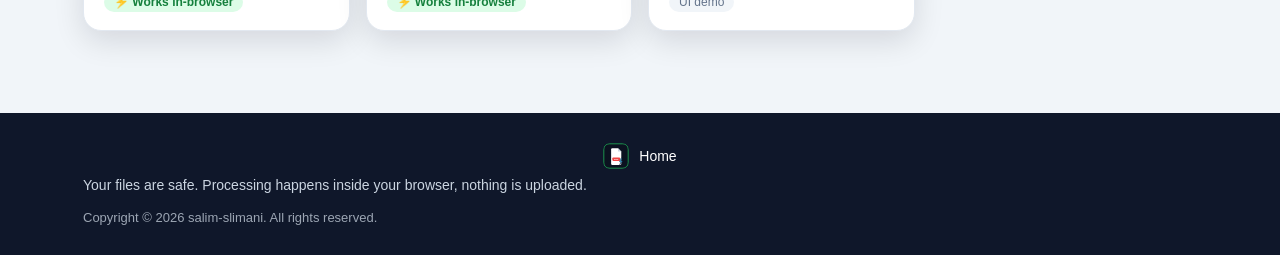
<file: tools.html>
<!DOCTYPE html>
<html id="htmlRoot" lang="en">
<head><meta charset="utf-8"><meta name="viewport" content="width=device-width,initial-scale=1">
<title>All PDF Tools — PDF Suite</title>
<link rel="icon" href="assets/logo.svg" type="image/svg+xml">
<link rel="stylesheet" href="css/style.css">
<script src="js/i18n.js"></script><script src="js/tools-data.js"></script><script src="js/icons.js"></script>
</head>
<body>
<header class="nav"><div class="wrap">
<a class="logo" href="index.html"><img src="assets/logo.svg" alt="PDF Suite logo">PDF<span>Suite</span></a>
<div class="navlinks"><a href="index.html" data-i="home">الرئيسية</a>
<button class="langbtn" onclick="setLang(getLang()==='ar'?'en':'ar')" id="langBtn">EN</button></div>
</div></header>
<div class="wrap"><section class="section">
<h2 data-i="allTools">استعراض كل الأدوات</h2>
<input id="q" class="search" data-i-ph="searchPh" placeholder="ابحث عن أداة…">
<div class="opts" id="catFilter"></div>
<div id="list"></div>
</section></div>
<footer><div class="wrap"><div class="footer-brand"><img src="assets/logo.svg" alt="PDF Suite logo"><a href="index.html" data-i="home">Home</a></div><div><span data-i="footerNote"></span></div><br><span class="copyright" data-i="copyright">Copyright © 2026 salim-slimani. All rights reserved.</span></div></footer>
<script>
const L=getLang();document.getElementById('htmlRoot').lang=L;document.getElementById('htmlRoot').dir=I18N[L].dir;
document.querySelectorAll('[data-i]').forEach(e=>e.textContent=T(e.dataset.i));
document.querySelectorAll('[data-i-ph]').forEach(e=>e.placeholder=T(e.dataset.iPh));
langBtn.textContent=I18N[L].langBtn;
let active=(location.hash||'').replace('#','')||'all';
const qp=new URLSearchParams(location.search).get('q')||'';
q.value=qp;
function renderCats(){
 const all=[{id:'all',ar:'الكل',en:'All'},...CATS];
 catFilter.innerHTML=all.map(c=>`<button class="langbtn" data-c="${c.id}" style="${active===c.id?'background:#2563eb;color:#fff;border-color:#2563eb':''}">${L==='ar'?c.ar:c.en}</button>`).join('');
 catFilter.querySelectorAll('button').forEach(b=>b.onclick=()=>{active=b.dataset.c;renderCats();render()});
}
function render(){
 const s=q.value.trim();
 const items=TOOLS.filter(t=>{
  if(active!=='all'&&t.c!==active)return false;
  if(!s)return true;
  return (t.ar+t.en+t.t).includes(s);
 });
 let html='',last='';
 items.forEach(t=>{
  if(t.c!==last){if(last)html+='</div>';last=t.c;const c=CATS.find(x=>x.id===t.c);html+=`<h3 style="margin:22px 0 10px;display:flex;gap:10px;align-items:center">${MacIcons.tile(c.id,MacIcons.cat(c.id),34)}<span>${L==='ar'?c.ar:c.en}</span></h3><div class="grid">`}
  const name=L==='ar'?t.ar:t.en,d=L==='ar'?t.arD:t.enD;
  const pill=t.fn?`<span class="pill ok">⚡ ${T('working')}</span>`:`<span class="pill">${T('demo')}</span>`;
  html+=`<a class="card" href="tool.html?tool=${t.t}"><div style="display:flex;gap:10px;align-items:center;margin-bottom:6px">${MacIcons.tile(t.c,MacIcons.glyphFor(t),40)}<h3 style="margin:0;flex:1;min-width:0">${name}</h3></div><p>${d}</p>${pill}${t.badge?` <span class="pill new">${t.badge}</span>`:''}</a>`;
 });
 if(items.length)html+='</div>';
 list.innerHTML=html||'<p>—</p>';
}
q.oninput=render;renderCats();render();
</script>
</body></html>
</file>
<file: css/style.css>
:root{
 --bg:#0f172a; --bg2:#1e293b; --card:#ffffff; --ink:#0f172a; --muted:#64748b;
 --brand:#2563eb; --brand2:#7c3aed; --ok:#16a34a; --warn:#f59e0b;
 --radius:18px; --shadow:0 10px 30px rgba(2,6,23,.12);
}
*{box-sizing:border-box}
body{margin:0;font-family:"Segoe UI",Tahoma,Arial,sans-serif;background:#f1f5f9;color:var(--ink)}
a{color:inherit;text-decoration:none}
.topbar{background:linear-gradient(135deg,var(--bg),var(--bg2));color:#fff;padding:10px 0;font-size:13px}
.wrap{max-width:1150px;margin:0 auto;padding:0 18px}
.topbar .wrap{display:flex;gap:14px;align-items:center;justify-content:space-between;flex-wrap:wrap}
.sites{display:flex;gap:10px;flex-wrap:wrap}
.sites a{opacity:.85;background:rgba(255,255,255,.08);padding:4px 10px;border-radius:999px}
.sites a:hover{opacity:1}
header.nav{position:sticky;top:0;z-index:20;background:#fff;border-bottom:1px solid #e2e8f0}
.nav .wrap{display:flex;align-items:center;gap:16px;padding:12px 18px}
.logo{font-weight:900;font-size:24px;color:var(--brand);display:inline-flex;align-items:center;gap:10px}
.logo span{color:var(--brand2)}
.logo img{width:34px;height:34px;border-radius:9px}
.brand-hero{display:flex;gap:26px;align-items:center;justify-content:center;flex-wrap:wrap;margin-top:18px}
.brand-hero img{width:min(420px,90%);border-radius:18px;box-shadow:var(--shadow)}
.footer-brand{display:flex;align-items:center;gap:10px;justify-content:center;margin-bottom:8px}
.footer-brand img{width:26px;height:26px;border-radius:7px}
.copyright{opacity:.75;font-size:13px}
.navlinks{display:flex;gap:14px;margin-inline-start:auto;align-items:center;flex-wrap:wrap}
.btn{display:inline-block;background:linear-gradient(135deg,var(--brand),var(--brand2));color:#fff!important;padding:11px 22px;border-radius:12px;font-weight:700;border:0;cursor:pointer}
.btn.ghost{background:#eef2ff;color:var(--brand)!important}
.btn:disabled{opacity:.5;cursor:not-allowed}
.langbtn{border:1px solid #cbd5e1;background:#fff;border-radius:10px;padding:8px 14px;cursor:pointer;font-weight:700}
.hero{background:radial-gradient(800px 300px at 20% 0%,#7c3aed33,transparent),radial-gradient(800px 300px at 80% 0%,#2563eb33,transparent),linear-gradient(180deg,#0f172a,#1e293b);color:#fff;padding:56px 0 40px;text-align:center}
.hero h1{font-size:clamp(24px,4vw,44px);margin:10px 0}
.hero p{color:#cbd5e1;max-width:760px;margin:0 auto 20px;line-height:1.9}
.badge{display:inline-block;background:#22c55e22;color:#4ade80;border:1px solid #22c55e55;padding:4px 12px;border-radius:999px;font-size:13px}
.grid{display:grid;grid-template-columns:repeat(auto-fill,minmax(240px,1fr));gap:16px}
.card{background:var(--card);border-radius:var(--radius);box-shadow:var(--shadow);padding:20px;border:1px solid #e2e8f0;transition:.15s}
.card:hover{transform:translateY(-3px)}
.card h3{margin:8px 0;font-size:17px;text-wrap:balance}
.card p{color:var(--muted);font-size:14px;line-height:1.7;min-height:44px}
.cat-ico{width:44px;height:44px;border-radius:12px;display:grid;place-items:center;font-size:22px;background:#eef2ff}
.tile{flex:none;border-radius:23%;filter:drop-shadow(0 4px 10px rgba(2,6,23,.28))}
.pill{font-size:12px;background:#f1f5f9;border-radius:999px;padding:3px 10px;color:var(--muted)}
.pill.ok{background:#dcfce7;color:#15803d;font-weight:700}
.pill.new{background:#fef3c7;color:#92400e;font-weight:700}
.section{padding:42px 0}
.section h2{font-size:26px;margin:0 0 6px}
.section .sub{color:var(--muted);margin:0 0 20px}
.search{width:100%;padding:14px 18px;border-radius:14px;border:2px solid #e2e8f0;font-size:16px;margin:18px 0}
.drop{border:2px dashed #93c5fd;background:#eff6ff;border-radius:16px;padding:34px 18px;text-align:center;cursor:pointer}
.drop.over{background:#dbeafe}
.filelist{margin:14px 0;display:flex;flex-direction:column;gap:8px}
.fileitem{background:#fff;border:1px solid #e2e8f0;border-radius:10px;padding:8px 12px;font-size:14px;display:flex;justify-content:space-between;gap:10px}
.opts{display:flex;gap:10px;flex-wrap:wrap;margin:14px 0}
.opts label{background:#fff;border:1px solid #e2e8f0;border-radius:10px;padding:8px 12px;font-size:14px;display:flex;gap:6px;align-items:center}
.opts input,.opts select{font-size:14px;padding:6px}
.result{margin-top:16px}
.notice{background:#fffbeb;border:1px solid #fde68a;border-radius:12px;padding:12px 16px;font-size:14px;line-height:1.8}
footer{background:var(--bg);color:#cbd5e1;padding:30px 0;margin-top:40px;font-size:14px}
footer a{color:#fff}
.faq details{background:#fff;border:1px solid #e2e8f0;border-radius:12px;padding:12px 16px;margin:8px 0}
.feat{display:grid;grid-template-columns:repeat(auto-fit,minmax(200px,1fr));gap:12px;margin-top:14px}
.feat div{background:#fff;border:1px solid #e2e8f0;border-radius:12px;padding:14px}
[dir="ltr"]{letter-spacing:0}
@media(max-width:640px){.navlinks{width:100%}}
</file>
